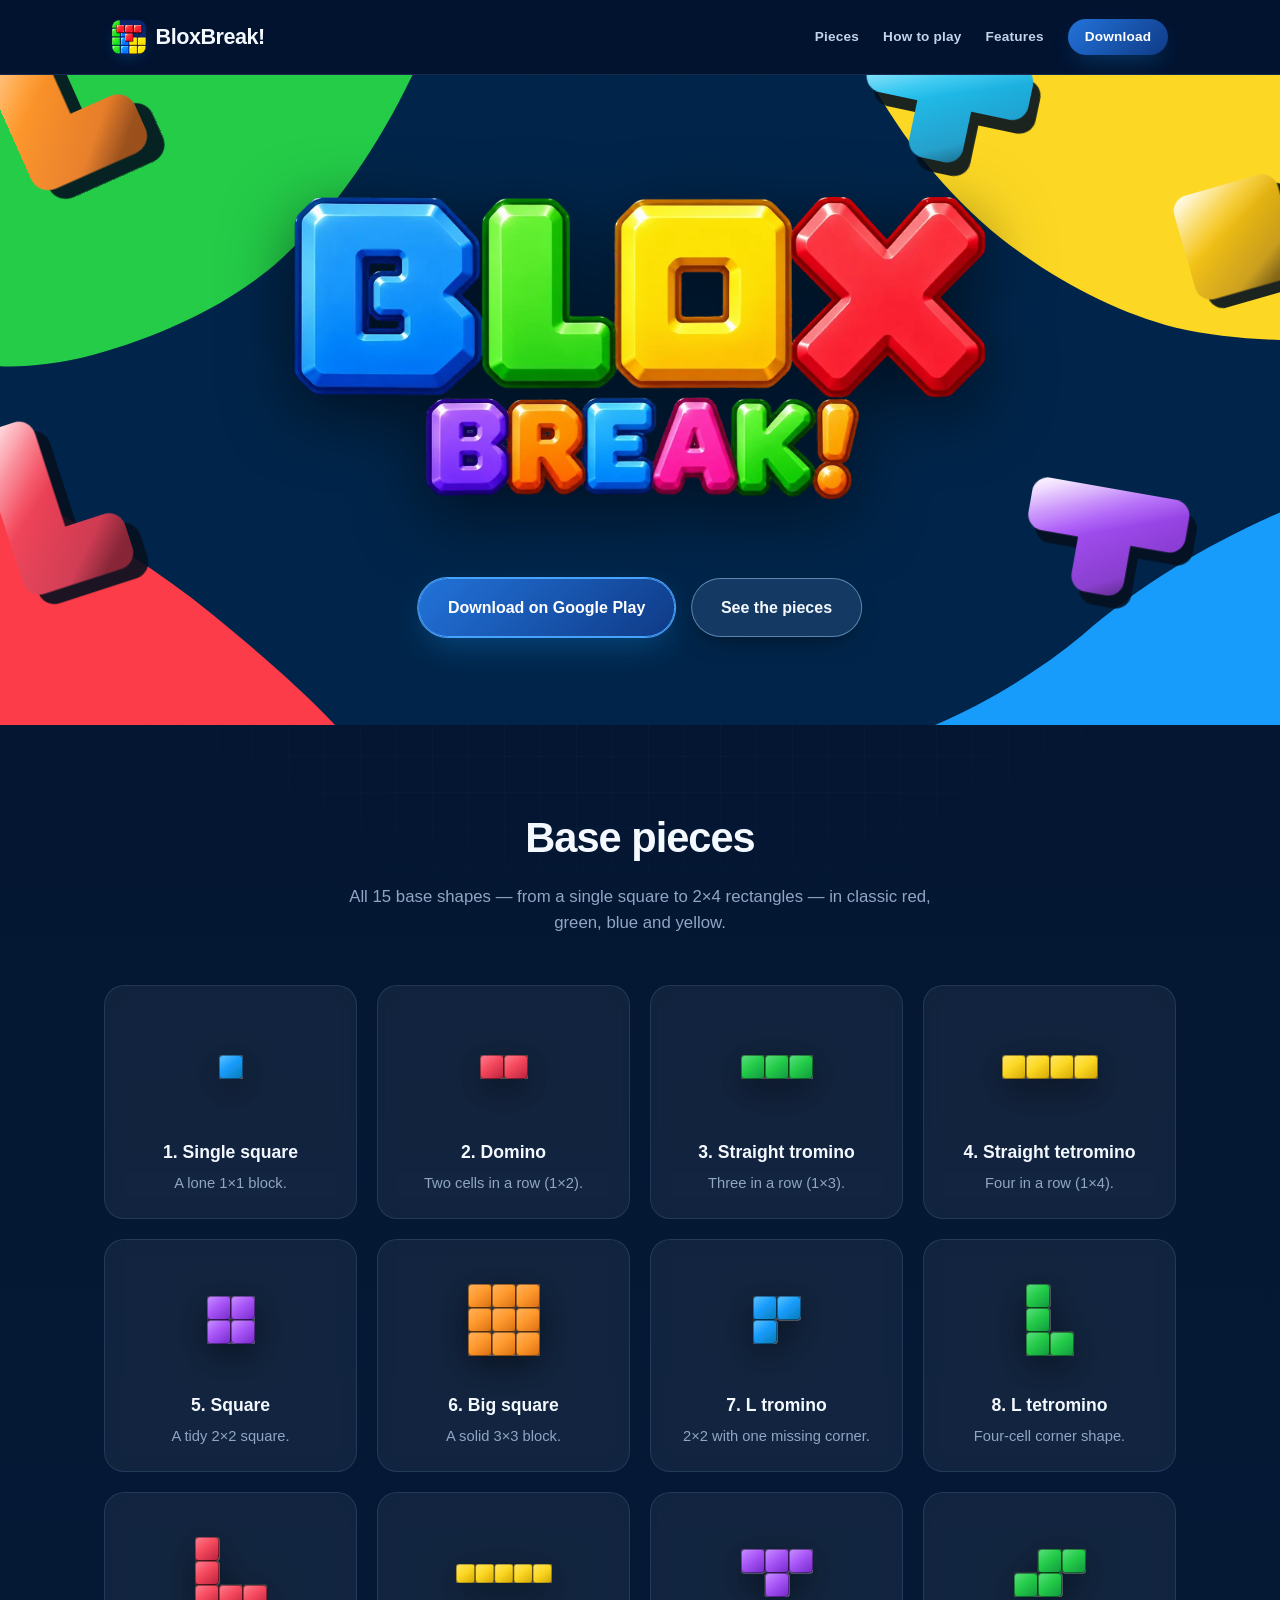
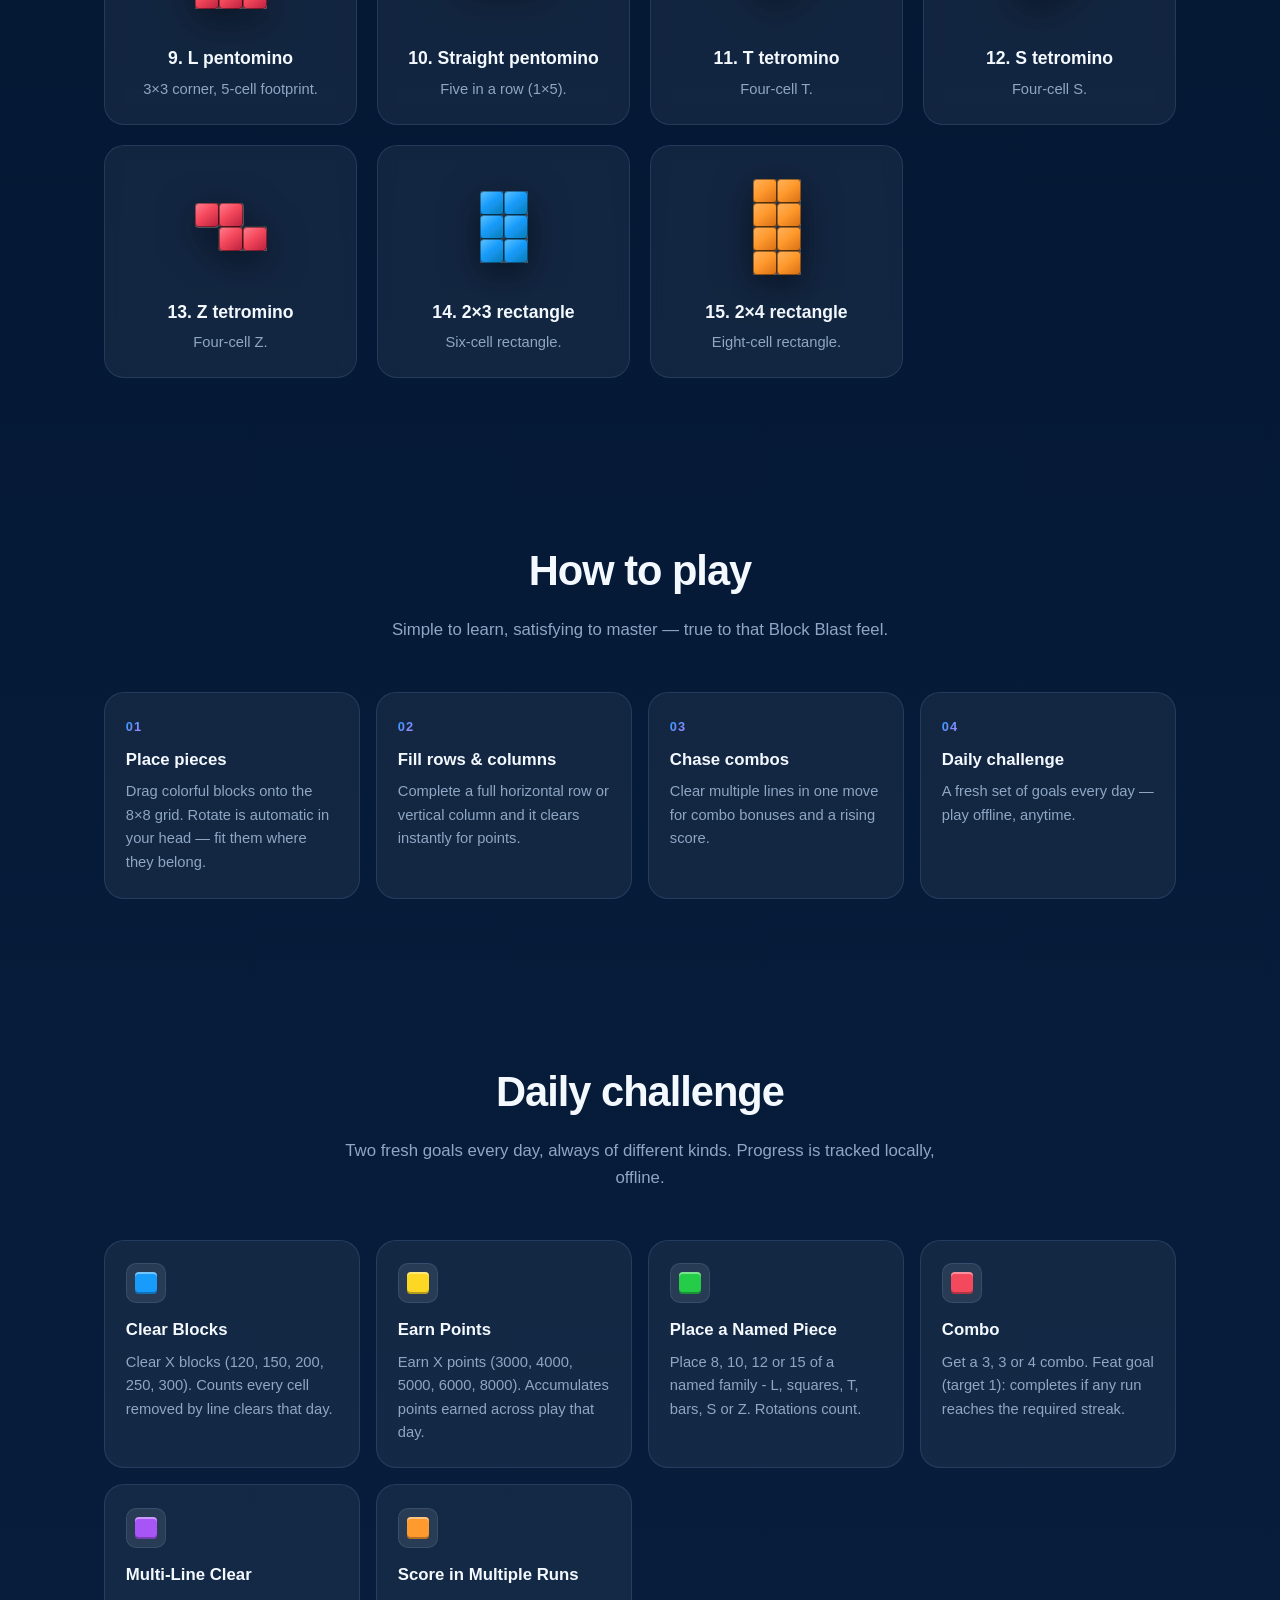
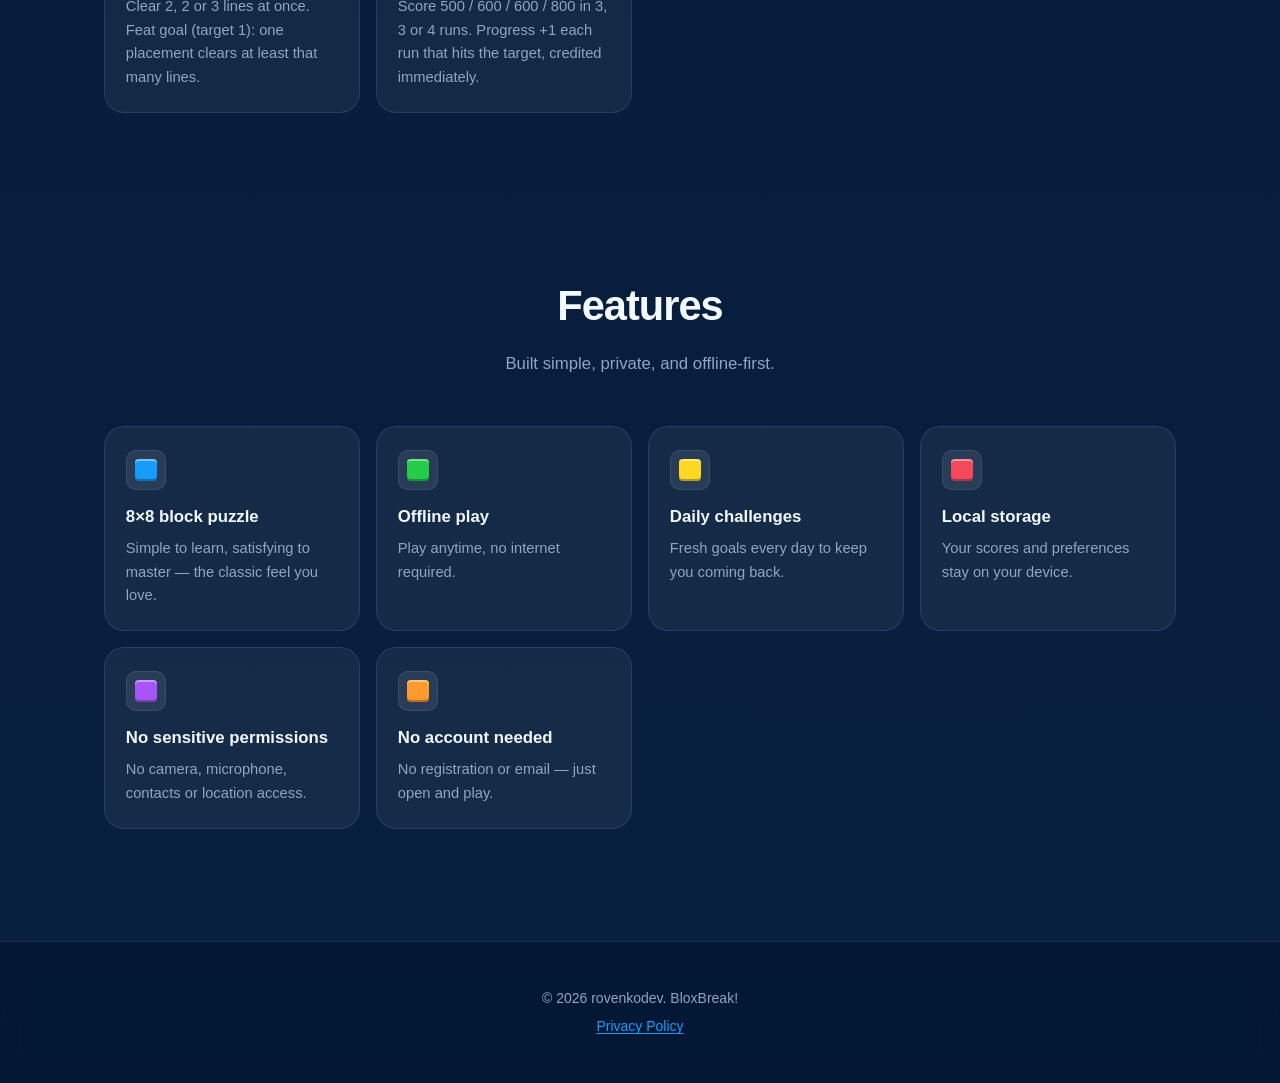
<file: index.html>
<!DOCTYPE html>
<html lang="en">
<head>
  <meta charset="UTF-8" />
  <meta name="viewport" content="width=device-width, initial-scale=1.0" />
  <meta name="description" content="BloxBreak! is an offline-playable 8x8 block puzzle game for Android. No account required — just colorful classic pieces." />
  <title>BloxBreak! — Block Puzzle Game</title>
  <link rel="icon" href="assets/img/icon-32.png" sizes="32x32" type="image/png" />
  <link rel="icon" href="assets/img/icon-32.webp" sizes="32x32" type="image/webp" />
  <link rel="apple-touch-icon" href="assets/img/icon-180.png" />
  <link rel="preload" as="image" href="assets/img/wordmark.webp"
        imagesrcset="assets/img/wordmark.webp 900w, assets/img/wordmark-2x.webp 1623w"
        imagesizes="(max-width: 700px) 68vw, 54vw"
        fetchpriority="high" />
  <link rel="stylesheet" href="assets/css/style.css?v=3" />
</head>
<body>

    <!-- Shared gradients for the piece showcase, matching the hero blocks.
         These are tighter than the hero's block gradients: a showcase tile is
         only ~24px, so a full light-to-dark ramp would wash the colour out. -->
    <svg class="svg-defs" aria-hidden="true" focusable="false" width="0" height="0">
      <defs>
        <linearGradient id="p-red" x1="0" y1="0" x2="0.8" y2="1">
          <stop offset="0" stop-color="#ff8090"/><stop offset="0.5" stop-color="#f4485c"/><stop offset="1" stop-color="#c22642"/>
        </linearGradient>
        <linearGradient id="p-green" x1="0" y1="0" x2="0.8" y2="1">
          <stop offset="0" stop-color="#5ee084"/><stop offset="0.5" stop-color="#24cc48"/><stop offset="1" stop-color="#14a042"/>
        </linearGradient>
        <linearGradient id="p-blue" x1="0" y1="0" x2="0.8" y2="1">
          <stop offset="0" stop-color="#5fc4ff"/><stop offset="0.5" stop-color="#189cfc"/><stop offset="1" stop-color="#0a7fbe"/>
        </linearGradient>
        <linearGradient id="p-yellow" x1="0" y1="0" x2="0.8" y2="1">
          <stop offset="0" stop-color="#ffe66b"/><stop offset="0.5" stop-color="#fcd824"/><stop offset="1" stop-color="#d9ae08"/>
        </linearGradient>
        <linearGradient id="p-purple" x1="0" y1="0" x2="0.8" y2="1">
          <stop offset="0" stop-color="#c993ff"/><stop offset="0.5" stop-color="#a855f7"/><stop offset="1" stop-color="#7c2fd0"/>
        </linearGradient>
        <linearGradient id="p-orange" x1="0" y1="0" x2="0.8" y2="1">
          <stop offset="0" stop-color="#ffb35f"/><stop offset="0.5" stop-color="#ff9a2e"/><stop offset="1" stop-color="#dd7416"/>
        </linearGradient>
        <linearGradient id="p-gloss" x1="0" y1="0" x2="0.55" y2="1">
          <stop offset="0" stop-color="#ffffff" stop-opacity="0.72"/>
          <stop offset="0.3" stop-color="#ffffff" stop-opacity="0.2"/>
          <stop offset="0.55" stop-color="#ffffff" stop-opacity="0"/>
        </linearGradient>
        <!-- Inner bevel: a dark lower-right edge and a light upper-left edge.
             Gives each tile the same moulded-plastic depth as the hero blocks
             without washing the colour out (a specular filter does). -->
        <filter id="p-plastic" x="-25%" y="-25%" width="150%" height="150%">
          <feOffset in="SourceAlpha" dx="1.6" dy="1.8" result="off"/>
          <feGaussianBlur in="off" stdDeviation="1.2" result="darkBlur"/>
          <feComposite in="SourceAlpha" in2="darkBlur" operator="out" result="darkEdge"/>
          <feFlood flood-color="#000000" flood-opacity="0.5" result="darkColor"/>
          <feComposite in="darkColor" in2="darkEdge" operator="in" result="dark"/>
          <feComposite in="SourceGraphic" in2="dark" operator="over" result="shaded"/>
          <feOffset in="SourceAlpha" dx="-1.4" dy="-1.4" result="off2"/>
          <feGaussianBlur in="off2" stdDeviation="1" result="lightBlur"/>
          <feComposite in="SourceAlpha" in2="lightBlur" operator="out" result="lightEdge"/>
          <feFlood flood-color="#ffffff" flood-opacity="0.55" result="lightColor"/>
          <feComposite in="lightColor" in2="lightEdge" operator="in" result="light"/>
          <feComposite in="shaded" in2="light" operator="over"/>
        </filter>
      </defs>
    </svg>

  <header class="site-header">
    <div class="container header-inner">
      <a href="/" class="logo">
        <img class="logo-mark" src="BloxBreak!AppIcon.png" alt="" aria-hidden="true" />
        BloxBreak!
      </a>
      <button class="nav-toggle" id="nav-toggle" aria-label="Toggle menu" aria-expanded="false" type="button">&#9776;</button>
      <nav class="nav" id="site-nav">
        <a href="#pieces">Pieces</a>
        <a href="#how">How to play</a>
        <a href="#features">Features</a>
        <a href="#" class="btn-download">Download</a>
      </nav>
    </div>
  </header>

  <section class="hero">
    <div class="hero-art-wrap">
      <!-- hero-art:desktop -->
<svg class="hero-svg hero-svg--desktop" viewBox="0 0 1024 520" width="1024" height="520" aria-hidden="true" focusable="false">

  <defs>
    
    <linearGradient id="d-g-orange" x1="0" y1="0" x2="0.8" y2="1">
      <stop offset="0" stop-color="#ffcf8a"/>
      <stop offset="0.38" stop-color="#ff9a2e"/>
      <stop offset="1" stop-color="#d95f0a"/>
    </linearGradient>
    <linearGradient id="d-g-cyan" x1="0" y1="0" x2="0.8" y2="1">
      <stop offset="0" stop-color="#a5efff"/>
      <stop offset="0.38" stop-color="#25c3f0"/>
      <stop offset="1" stop-color="#0582b4"/>
    </linearGradient>
    <linearGradient id="d-g-red" x1="0" y1="0" x2="0.8" y2="1">
      <stop offset="0" stop-color="#ffb0ba"/>
      <stop offset="0.38" stop-color="#f4485c"/>
      <stop offset="1" stop-color="#b81a36"/>
    </linearGradient>
    <linearGradient id="d-g-purple" x1="0" y1="0" x2="0.8" y2="1">
      <stop offset="0" stop-color="#e2b8ff"/>
      <stop offset="0.38" stop-color="#a855f7"/>
      <stop offset="1" stop-color="#6a17b4"/>
    </linearGradient>
    <linearGradient id="d-g-gold" x1="0" y1="0" x2="0.8" y2="1">
      <stop offset="0" stop-color="#ffe98f"/>
      <stop offset="0.38" stop-color="#f5c518"/>
      <stop offset="1" stop-color="#b07f00"/>
    </linearGradient>
    <linearGradient id="d-gloss-fill" x1="0" y1="0" x2="0.55" y2="1">
      <stop offset="0" stop-color="#ffffff" stop-opacity="0.78"/>
      <stop offset="0.28" stop-color="#ffffff" stop-opacity="0.24"/>
      <stop offset="0.52" stop-color="#ffffff" stop-opacity="0"/>
      <stop offset="1" stop-color="#ffffff" stop-opacity="0.12"/>
    </linearGradient>
    <linearGradient id="d-rim-fill" x1="0" y1="0" x2="0.7" y2="1">
      <stop offset="0" stop-color="#ffffff" stop-opacity="0.45"/>
      <stop offset="0.16" stop-color="#ffffff" stop-opacity="0"/>
      <stop offset="0.84" stop-color="#000000" stop-opacity="0"/>
      <stop offset="1" stop-color="#000000" stop-opacity="0.3"/>
    </linearGradient>
  </defs>

  <path d="M0 0 H330 C302 58 268 108 224 148 C186 182 132 208 74 224 C48 231 20 234 0 233 Z" fill="#24cc48"/>
  <path d="M1024 0 H694 C722 52 758 96 800 130 C846 166 894 190 940 202 C966 208 994 211 1024 212 Z" fill="#fcd824"/>
  <path d="M0 330 C56 352 116 388 168 430 C200 456 240 490 268 520 L0 520 Z" fill="#fc3c48"/>
  <path d="M1024 350 C968 374 912 408 866 448 C830 478 786 504 748 520 L1024 520 Z" fill="#189cfc"/>

    <g class="hero-block" data-depth="1">
      <g transform="translate(-30 -40) rotate(-24) scale(1)">
        <path class="b-side" d="M0 15 A15 15 0 0 1 15 0L35 0 A15 15 0 0 1 50 15L50 50L50 100L85 100 A15 15 0 0 1 100 115L100 135 A15 15 0 0 1 85 150L50 150L15 150 A15 15 0 0 1 0 135L0 100L0 50 Z" transform="translate(10 12)"/>
        <path class="b-face" d="M0 15 A15 15 0 0 1 15 0L35 0 A15 15 0 0 1 50 15L50 50L50 100L85 100 A15 15 0 0 1 100 115L100 135 A15 15 0 0 1 85 150L50 150L15 150 A15 15 0 0 1 0 135L0 100L0 50 Z" fill="url(#d-g-orange)"/>
        <path class="b-gloss" d="M0 15 A15 15 0 0 1 15 0L35 0 A15 15 0 0 1 50 15L50 50L50 100L85 100 A15 15 0 0 1 100 115L100 135 A15 15 0 0 1 85 150L50 150L15 150 A15 15 0 0 1 0 135L0 100L0 50 Z"/>
        <path class="b-rim" d="M0 15 A15 15 0 0 1 15 0L35 0 A15 15 0 0 1 50 15L50 50L50 100L85 100 A15 15 0 0 1 100 115L100 135 A15 15 0 0 1 85 150L50 150L15 150 A15 15 0 0 1 0 135L0 100L0 50 Z"/>
      </g>
    </g>
    <g class="hero-block" data-depth="0.8">
      <g transform="translate(700 -32) rotate(12) scale(0.88)">
        <path class="b-side" d="M0 15 A15 15 0 0 1 15 0L50 0L100 0L135 0 A15 15 0 0 1 150 15L150 35 A15 15 0 0 1 135 50L100 50L100 85 A15 15 0 0 1 85 100L65 100 A15 15 0 0 1 50 85L50 50L15 50 A15 15 0 0 1 0 35 Z" transform="translate(9 10.799999999999999)"/>
        <path class="b-face" d="M0 15 A15 15 0 0 1 15 0L50 0L100 0L135 0 A15 15 0 0 1 150 15L150 35 A15 15 0 0 1 135 50L100 50L100 85 A15 15 0 0 1 85 100L65 100 A15 15 0 0 1 50 85L50 50L15 50 A15 15 0 0 1 0 35 Z" fill="url(#d-g-cyan)"/>
        <path class="b-gloss" d="M0 15 A15 15 0 0 1 15 0L50 0L100 0L135 0 A15 15 0 0 1 150 15L150 35 A15 15 0 0 1 135 50L100 50L100 85 A15 15 0 0 1 85 100L65 100 A15 15 0 0 1 50 85L50 50L15 50 A15 15 0 0 1 0 35 Z"/>
        <path class="b-rim" d="M0 15 A15 15 0 0 1 15 0L50 0L100 0L135 0 A15 15 0 0 1 150 15L150 35 A15 15 0 0 1 135 50L100 50L100 85 A15 15 0 0 1 85 100L65 100 A15 15 0 0 1 50 85L50 50L15 50 A15 15 0 0 1 0 35 Z"/>
      </g>
    </g>
    <g class="hero-block" data-depth="0.62">
      <g transform="translate(936 100) rotate(-16) scale(0.86)">
        <path class="b-side" d="M0 15 A15 15 0 0 1 15 0L50 0L85 0 A15 15 0 0 1 100 15L100 50L100 85 A15 15 0 0 1 85 100L50 100L15 100 A15 15 0 0 1 0 85L0 50 Z" transform="translate(9 10.799999999999999)"/>
        <path class="b-face" d="M0 15 A15 15 0 0 1 15 0L50 0L85 0 A15 15 0 0 1 100 15L100 50L100 85 A15 15 0 0 1 85 100L50 100L15 100 A15 15 0 0 1 0 85L0 50 Z" fill="url(#d-g-gold)"/>
        <path class="b-gloss" d="M0 15 A15 15 0 0 1 15 0L50 0L85 0 A15 15 0 0 1 100 15L100 50L100 85 A15 15 0 0 1 85 100L50 100L15 100 A15 15 0 0 1 0 85L0 50 Z"/>
        <path class="b-rim" d="M0 15 A15 15 0 0 1 15 0L50 0L85 0 A15 15 0 0 1 100 15L100 50L100 85 A15 15 0 0 1 85 100L50 100L15 100 A15 15 0 0 1 0 85L0 50 Z"/>
      </g>
    </g>
    <g class="hero-block" data-depth="0.92">
      <g transform="translate(-20 288) rotate(-18) scale(0.92)">
        <path class="b-side" d="M0 15 A15 15 0 0 1 15 0L35 0 A15 15 0 0 1 50 15L50 50L50 100L85 100 A15 15 0 0 1 100 115L100 135 A15 15 0 0 1 85 150L50 150L15 150 A15 15 0 0 1 0 135L0 100L0 50 Z" transform="translate(10 12)"/>
        <path class="b-face" d="M0 15 A15 15 0 0 1 15 0L35 0 A15 15 0 0 1 50 15L50 50L50 100L85 100 A15 15 0 0 1 100 115L100 135 A15 15 0 0 1 85 150L50 150L15 150 A15 15 0 0 1 0 135L0 100L0 50 Z" fill="url(#d-g-red)"/>
        <path class="b-gloss" d="M0 15 A15 15 0 0 1 15 0L35 0 A15 15 0 0 1 50 15L50 50L50 100L85 100 A15 15 0 0 1 100 115L100 135 A15 15 0 0 1 85 150L50 150L15 150 A15 15 0 0 1 0 135L0 100L0 50 Z"/>
        <path class="b-rim" d="M0 15 A15 15 0 0 1 15 0L35 0 A15 15 0 0 1 50 15L50 50L50 100L85 100 A15 15 0 0 1 100 115L100 135 A15 15 0 0 1 85 150L50 150L15 150 A15 15 0 0 1 0 135L0 100L0 50 Z"/>
      </g>
    </g>
    <g class="hero-block" data-depth="0.7">
      <g transform="translate(828 320) rotate(10) scale(0.85)">
        <path class="b-side" d="M0 15 A15 15 0 0 1 15 0L50 0L100 0L135 0 A15 15 0 0 1 150 15L150 35 A15 15 0 0 1 135 50L100 50L100 85 A15 15 0 0 1 85 100L65 100 A15 15 0 0 1 50 85L50 50L15 50 A15 15 0 0 1 0 35 Z" transform="translate(9 10.799999999999999)"/>
        <path class="b-face" d="M0 15 A15 15 0 0 1 15 0L50 0L100 0L135 0 A15 15 0 0 1 150 15L150 35 A15 15 0 0 1 135 50L100 50L100 85 A15 15 0 0 1 85 100L65 100 A15 15 0 0 1 50 85L50 50L15 50 A15 15 0 0 1 0 35 Z" fill="url(#d-g-purple)"/>
        <path class="b-gloss" d="M0 15 A15 15 0 0 1 15 0L50 0L100 0L135 0 A15 15 0 0 1 150 15L150 35 A15 15 0 0 1 135 50L100 50L100 85 A15 15 0 0 1 85 100L65 100 A15 15 0 0 1 50 85L50 50L15 50 A15 15 0 0 1 0 35 Z"/>
        <path class="b-rim" d="M0 15 A15 15 0 0 1 15 0L50 0L100 0L135 0 A15 15 0 0 1 150 15L150 35 A15 15 0 0 1 135 50L100 50L100 85 A15 15 0 0 1 85 100L65 100 A15 15 0 0 1 50 85L50 50L15 50 A15 15 0 0 1 0 35 Z"/>
      </g>
    </g>
</svg>
    <!-- /hero-art:desktop -->
      <!-- hero-art:mobile -->
<svg class="hero-svg hero-svg--mobile" viewBox="0 0 760 1000" width="760" height="1000" aria-hidden="true" focusable="false">

  <defs>
    
    <linearGradient id="m-g-orange" x1="0" y1="0" x2="0.8" y2="1">
      <stop offset="0" stop-color="#ffcf8a"/>
      <stop offset="0.38" stop-color="#ff9a2e"/>
      <stop offset="1" stop-color="#d95f0a"/>
    </linearGradient>
    <linearGradient id="m-g-cyan" x1="0" y1="0" x2="0.8" y2="1">
      <stop offset="0" stop-color="#a5efff"/>
      <stop offset="0.38" stop-color="#25c3f0"/>
      <stop offset="1" stop-color="#0582b4"/>
    </linearGradient>
    <linearGradient id="m-g-red" x1="0" y1="0" x2="0.8" y2="1">
      <stop offset="0" stop-color="#ffb0ba"/>
      <stop offset="0.38" stop-color="#f4485c"/>
      <stop offset="1" stop-color="#b81a36"/>
    </linearGradient>
    <linearGradient id="m-g-purple" x1="0" y1="0" x2="0.8" y2="1">
      <stop offset="0" stop-color="#e2b8ff"/>
      <stop offset="0.38" stop-color="#a855f7"/>
      <stop offset="1" stop-color="#6a17b4"/>
    </linearGradient>
    <linearGradient id="m-g-gold" x1="0" y1="0" x2="0.8" y2="1">
      <stop offset="0" stop-color="#ffe98f"/>
      <stop offset="0.38" stop-color="#f5c518"/>
      <stop offset="1" stop-color="#b07f00"/>
    </linearGradient>
    <linearGradient id="m-gloss-fill" x1="0" y1="0" x2="0.55" y2="1">
      <stop offset="0" stop-color="#ffffff" stop-opacity="0.78"/>
      <stop offset="0.28" stop-color="#ffffff" stop-opacity="0.24"/>
      <stop offset="0.52" stop-color="#ffffff" stop-opacity="0"/>
      <stop offset="1" stop-color="#ffffff" stop-opacity="0.12"/>
    </linearGradient>
    <linearGradient id="m-rim-fill" x1="0" y1="0" x2="0.7" y2="1">
      <stop offset="0" stop-color="#ffffff" stop-opacity="0.45"/>
      <stop offset="0.16" stop-color="#ffffff" stop-opacity="0"/>
      <stop offset="0.84" stop-color="#000000" stop-opacity="0"/>
      <stop offset="1" stop-color="#000000" stop-opacity="0.3"/>
    </linearGradient>
  </defs>

  <path d="M0 0 H212 C184 40 150 84 114 122 C82 156 42 176 0 190 Z" fill="#24cc48"/>
  <path d="M760 0 H548 C576 40 610 84 646 122 C678 156 718 176 760 190 Z" fill="#fcd824"/>
  <path d="M0 1000 V758 C50 788 100 828 142 878 C176 918 196 958 206 1000 L0 1000 Z" fill="#fc3c48"/>
  <path d="M760 1000 V758 C710 788 660 828 618 878 C584 918 564 958 554 1000 L760 1000 Z" fill="#189cfc"/>

    <g class="hero-block" data-depth="1">
      <g transform="translate(-34 -34) rotate(-22) scale(0.8)">
        <path class="b-side" d="M0 15 A15 15 0 0 1 15 0L35 0 A15 15 0 0 1 50 15L50 50L50 100L85 100 A15 15 0 0 1 100 115L100 135 A15 15 0 0 1 85 150L50 150L15 150 A15 15 0 0 1 0 135L0 100L0 50 Z" transform="translate(8 9.6)"/>
        <path class="b-face" d="M0 15 A15 15 0 0 1 15 0L35 0 A15 15 0 0 1 50 15L50 50L50 100L85 100 A15 15 0 0 1 100 115L100 135 A15 15 0 0 1 85 150L50 150L15 150 A15 15 0 0 1 0 135L0 100L0 50 Z" fill="url(#m-g-orange)"/>
        <path class="b-gloss" d="M0 15 A15 15 0 0 1 15 0L35 0 A15 15 0 0 1 50 15L50 50L50 100L85 100 A15 15 0 0 1 100 115L100 135 A15 15 0 0 1 85 150L50 150L15 150 A15 15 0 0 1 0 135L0 100L0 50 Z"/>
        <path class="b-rim" d="M0 15 A15 15 0 0 1 15 0L35 0 A15 15 0 0 1 50 15L50 50L50 100L85 100 A15 15 0 0 1 100 115L100 135 A15 15 0 0 1 85 150L50 150L15 150 A15 15 0 0 1 0 135L0 100L0 50 Z"/>
      </g>
    </g>
    <g class="hero-block" data-depth="0.8">
      <g transform="translate(600 -28) rotate(12) scale(0.72)">
        <path class="b-side" d="M0 15 A15 15 0 0 1 15 0L50 0L100 0L135 0 A15 15 0 0 1 150 15L150 35 A15 15 0 0 1 135 50L100 50L100 85 A15 15 0 0 1 85 100L65 100 A15 15 0 0 1 50 85L50 50L15 50 A15 15 0 0 1 0 35 Z" transform="translate(7 8.4)"/>
        <path class="b-face" d="M0 15 A15 15 0 0 1 15 0L50 0L100 0L135 0 A15 15 0 0 1 150 15L150 35 A15 15 0 0 1 135 50L100 50L100 85 A15 15 0 0 1 85 100L65 100 A15 15 0 0 1 50 85L50 50L15 50 A15 15 0 0 1 0 35 Z" fill="url(#m-g-cyan)"/>
        <path class="b-gloss" d="M0 15 A15 15 0 0 1 15 0L50 0L100 0L135 0 A15 15 0 0 1 150 15L150 35 A15 15 0 0 1 135 50L100 50L100 85 A15 15 0 0 1 85 100L65 100 A15 15 0 0 1 50 85L50 50L15 50 A15 15 0 0 1 0 35 Z"/>
        <path class="b-rim" d="M0 15 A15 15 0 0 1 15 0L50 0L100 0L135 0 A15 15 0 0 1 150 15L150 35 A15 15 0 0 1 135 50L100 50L100 85 A15 15 0 0 1 85 100L65 100 A15 15 0 0 1 50 85L50 50L15 50 A15 15 0 0 1 0 35 Z"/>
      </g>
    </g>
    <g class="hero-block" data-depth="0.62">
      <g transform="translate(672 150) rotate(-16) scale(0.66)">
        <path class="b-side" d="M0 15 A15 15 0 0 1 15 0L50 0L85 0 A15 15 0 0 1 100 15L100 50L100 85 A15 15 0 0 1 85 100L50 100L15 100 A15 15 0 0 1 0 85L0 50 Z" transform="translate(7 8.4)"/>
        <path class="b-face" d="M0 15 A15 15 0 0 1 15 0L50 0L85 0 A15 15 0 0 1 100 15L100 50L100 85 A15 15 0 0 1 85 100L50 100L15 100 A15 15 0 0 1 0 85L0 50 Z" fill="url(#m-g-gold)"/>
        <path class="b-gloss" d="M0 15 A15 15 0 0 1 15 0L50 0L85 0 A15 15 0 0 1 100 15L100 50L100 85 A15 15 0 0 1 85 100L50 100L15 100 A15 15 0 0 1 0 85L0 50 Z"/>
        <path class="b-rim" d="M0 15 A15 15 0 0 1 15 0L50 0L85 0 A15 15 0 0 1 100 15L100 50L100 85 A15 15 0 0 1 85 100L50 100L15 100 A15 15 0 0 1 0 85L0 50 Z"/>
      </g>
    </g>
    <g class="hero-block" data-depth="0.92">
      <g transform="translate(-28 786) rotate(-18) scale(0.74)">
        <path class="b-side" d="M0 15 A15 15 0 0 1 15 0L35 0 A15 15 0 0 1 50 15L50 50L50 100L85 100 A15 15 0 0 1 100 115L100 135 A15 15 0 0 1 85 150L50 150L15 150 A15 15 0 0 1 0 135L0 100L0 50 Z" transform="translate(8 9.6)"/>
        <path class="b-face" d="M0 15 A15 15 0 0 1 15 0L35 0 A15 15 0 0 1 50 15L50 50L50 100L85 100 A15 15 0 0 1 100 115L100 135 A15 15 0 0 1 85 150L50 150L15 150 A15 15 0 0 1 0 135L0 100L0 50 Z" fill="url(#m-g-red)"/>
        <path class="b-gloss" d="M0 15 A15 15 0 0 1 15 0L35 0 A15 15 0 0 1 50 15L50 50L50 100L85 100 A15 15 0 0 1 100 115L100 135 A15 15 0 0 1 85 150L50 150L15 150 A15 15 0 0 1 0 135L0 100L0 50 Z"/>
        <path class="b-rim" d="M0 15 A15 15 0 0 1 15 0L35 0 A15 15 0 0 1 50 15L50 50L50 100L85 100 A15 15 0 0 1 100 115L100 135 A15 15 0 0 1 85 150L50 150L15 150 A15 15 0 0 1 0 135L0 100L0 50 Z"/>
      </g>
    </g>
    <g class="hero-block" data-depth="0.7">
      <g transform="translate(604 826) rotate(10) scale(0.7)">
        <path class="b-side" d="M0 15 A15 15 0 0 1 15 0L50 0L100 0L135 0 A15 15 0 0 1 150 15L150 35 A15 15 0 0 1 135 50L100 50L100 85 A15 15 0 0 1 85 100L65 100 A15 15 0 0 1 50 85L50 50L15 50 A15 15 0 0 1 0 35 Z" transform="translate(7 8.4)"/>
        <path class="b-face" d="M0 15 A15 15 0 0 1 15 0L50 0L100 0L135 0 A15 15 0 0 1 150 15L150 35 A15 15 0 0 1 135 50L100 50L100 85 A15 15 0 0 1 85 100L65 100 A15 15 0 0 1 50 85L50 50L15 50 A15 15 0 0 1 0 35 Z" fill="url(#m-g-purple)"/>
        <path class="b-gloss" d="M0 15 A15 15 0 0 1 15 0L50 0L100 0L135 0 A15 15 0 0 1 150 15L150 35 A15 15 0 0 1 135 50L100 50L100 85 A15 15 0 0 1 85 100L65 100 A15 15 0 0 1 50 85L50 50L15 50 A15 15 0 0 1 0 35 Z"/>
        <path class="b-rim" d="M0 15 A15 15 0 0 1 15 0L50 0L100 0L135 0 A15 15 0 0 1 150 15L150 35 A15 15 0 0 1 135 50L100 50L100 85 A15 15 0 0 1 85 100L65 100 A15 15 0 0 1 50 85L50 50L15 50 A15 15 0 0 1 0 35 Z"/>
      </g>
    </g>
</svg>

    <!-- /hero-art:mobile -->

      <h1 class="hero-heading">
        <span class="sr-only">BloxBreak! — colorful block puzzle game for Android</span>
        <img class="hero-wordmark"
             src="assets/img/wordmark.webp"
             srcset="assets/img/wordmark.webp 900w, assets/img/wordmark-2x.webp 1623w"
             sizes="(max-width: 700px) 68vw, 54vw"
             alt=""
             width="1623" height="709"
             fetchpriority="high" decoding="async" />
      </h1>

      <div class="cta-group hero-cta">
        <a href="#" class="btn btn-primary">Download on Google Play</a>
        <a href="#pieces" class="btn btn-secondary">See the pieces</a>
      </div>
    </div>
  </section>

  <main>
    <!-- Pieces showcase -->
    <section class="section" id="pieces">
      <div class="container">
        <div class="section-head">
          <h2>Base pieces</h2>
          <p>All 15 base shapes — from a single square to 2×4 rectangles — in classic red, green, blue and yellow.</p>
        </div>
          <div class="piece-grid">
          <article class="piece-card">
            <div class="piece-art"><svg class="piece piece-blue" viewBox="0 0 24 24" xmlns="http://www.w3.org/2000/svg" width="24" height="24"><rect x="0" y="0" width="24" height="24" rx="4"/></svg></div>
            <h3>1. Single square</h3>
            <p>A lone 1×1 block.</p>
          </article>
          <article class="piece-card">
            <div class="piece-art"><svg class="piece piece-red" viewBox="0 0 48 24" xmlns="http://www.w3.org/2000/svg" width="48" height="24"><rect x="0" y="0" width="24" height="24" rx="4"/><rect x="24" y="0" width="24" height="24" rx="4"/></svg></div>
            <h3>2. Domino</h3>
            <p>Two cells in a row (1×2).</p>
          </article>
          <article class="piece-card">
            <div class="piece-art"><svg class="piece piece-green" viewBox="0 0 72 24" xmlns="http://www.w3.org/2000/svg" width="72" height="24"><rect x="0" y="0" width="24" height="24" rx="4"/><rect x="24" y="0" width="24" height="24" rx="4"/><rect x="48" y="0" width="24" height="24" rx="4"/></svg></div>
            <h3>3. Straight tromino</h3>
            <p>Three in a row (1×3).</p>
          </article>
          <article class="piece-card">
            <div class="piece-art"><svg class="piece piece-yellow" viewBox="0 0 96 24" xmlns="http://www.w3.org/2000/svg" width="96" height="24"><rect x="0" y="0" width="24" height="24" rx="4"/><rect x="24" y="0" width="24" height="24" rx="4"/><rect x="48" y="0" width="24" height="24" rx="4"/><rect x="72" y="0" width="24" height="24" rx="4"/></svg></div>
            <h3>4. Straight tetromino</h3>
            <p>Four in a row (1×4).</p>
          </article>
          <article class="piece-card">
            <div class="piece-art"><svg class="piece piece-purple" viewBox="0 0 48 48" xmlns="http://www.w3.org/2000/svg" width="48" height="48"><rect x="0" y="0" width="24" height="24" rx="4"/><rect x="24" y="0" width="24" height="24" rx="4"/><rect x="0" y="24" width="24" height="24" rx="4"/><rect x="24" y="24" width="24" height="24" rx="4"/></svg></div>
            <h3>5. Square</h3>
            <p>A tidy 2×2 square.</p>
          </article>
          <article class="piece-card">
            <div class="piece-art"><svg class="piece piece-orange" viewBox="0 0 72 72" xmlns="http://www.w3.org/2000/svg" width="72" height="72"><rect x="0" y="0" width="24" height="24" rx="4"/><rect x="24" y="0" width="24" height="24" rx="4"/><rect x="48" y="0" width="24" height="24" rx="4"/><rect x="0" y="24" width="24" height="24" rx="4"/><rect x="24" y="24" width="24" height="24" rx="4"/><rect x="48" y="24" width="24" height="24" rx="4"/><rect x="0" y="48" width="24" height="24" rx="4"/><rect x="24" y="48" width="24" height="24" rx="4"/><rect x="48" y="48" width="24" height="24" rx="4"/></svg></div>
            <h3>6. Big square</h3>
            <p>A solid 3×3 block.</p>
          </article>
          <article class="piece-card">
            <div class="piece-art"><svg class="piece piece-blue" viewBox="0 0 48 48" xmlns="http://www.w3.org/2000/svg" width="48" height="48"><rect x="0" y="0" width="24" height="24" rx="4"/><rect x="24" y="0" width="24" height="24" rx="4"/><rect x="0" y="24" width="24" height="24" rx="4"/></svg></div>
            <h3>7. L tromino</h3>
            <p>2×2 with one missing corner.</p>
          </article>
          <article class="piece-card">
            <div class="piece-art"><svg class="piece piece-green" viewBox="0 0 48 72" xmlns="http://www.w3.org/2000/svg" width="48" height="72"><rect x="0" y="0" width="24" height="24" rx="4"/><rect x="0" y="24" width="24" height="24" rx="4"/><rect x="0" y="48" width="24" height="24" rx="4"/><rect x="24" y="48" width="24" height="24" rx="4"/></svg></div>
            <h3>8. L tetromino</h3>
            <p>Four-cell corner shape.</p>
          </article>
          <article class="piece-card">
            <div class="piece-art"><svg class="piece piece-red" viewBox="0 0 72 72" xmlns="http://www.w3.org/2000/svg" width="72" height="72"><rect x="0" y="0" width="24" height="24" rx="4"/><rect x="0" y="24" width="24" height="24" rx="4"/><rect x="0" y="48" width="24" height="24" rx="4"/><rect x="24" y="48" width="24" height="24" rx="4"/><rect x="48" y="48" width="24" height="24" rx="4"/></svg></div>
            <h3>9. L pentomino</h3>
            <p>3×3 corner, 5-cell footprint.</p>
          </article>
          <article class="piece-card">
            <div class="piece-art"><svg class="piece piece-yellow" viewBox="0 0 120 24" xmlns="http://www.w3.org/2000/svg" width="120" height="24"><rect x="0" y="0" width="24" height="24" rx="4"/><rect x="24" y="0" width="24" height="24" rx="4"/><rect x="48" y="0" width="24" height="24" rx="4"/><rect x="72" y="0" width="24" height="24" rx="4"/><rect x="96" y="0" width="24" height="24" rx="4"/></svg></div>
            <h3>10. Straight pentomino</h3>
            <p>Five in a row (1×5).</p>
          </article>
          <article class="piece-card">
            <div class="piece-art"><svg class="piece piece-purple" viewBox="0 0 72 48" xmlns="http://www.w3.org/2000/svg" width="72" height="48"><rect x="0" y="0" width="24" height="24" rx="4"/><rect x="24" y="0" width="24" height="24" rx="4"/><rect x="48" y="0" width="24" height="24" rx="4"/><rect x="24" y="24" width="24" height="24" rx="4"/></svg></div>
            <h3>11. T tetromino</h3>
            <p>Four-cell T.</p>
          </article>
          <article class="piece-card">
            <div class="piece-art"><svg class="piece piece-green" viewBox="0 0 72 48" xmlns="http://www.w3.org/2000/svg" width="72" height="48"><rect x="24" y="0" width="24" height="24" rx="4"/><rect x="48" y="0" width="24" height="24" rx="4"/><rect x="0" y="24" width="24" height="24" rx="4"/><rect x="24" y="24" width="24" height="24" rx="4"/></svg></div>
            <h3>12. S tetromino</h3>
            <p>Four-cell S.</p>
          </article>
          <article class="piece-card">
            <div class="piece-art"><svg class="piece piece-red" viewBox="0 0 72 48" xmlns="http://www.w3.org/2000/svg" width="72" height="48"><rect x="0" y="0" width="24" height="24" rx="4"/><rect x="24" y="0" width="24" height="24" rx="4"/><rect x="24" y="24" width="24" height="24" rx="4"/><rect x="48" y="24" width="24" height="24" rx="4"/></svg></div>
            <h3>13. Z tetromino</h3>
            <p>Four-cell Z.</p>
          </article>
          <article class="piece-card">
            <div class="piece-art"><svg class="piece piece-blue" viewBox="0 0 48 72" xmlns="http://www.w3.org/2000/svg" width="48" height="72"><rect x="0" y="0" width="24" height="24" rx="4"/><rect x="24" y="0" width="24" height="24" rx="4"/><rect x="0" y="24" width="24" height="24" rx="4"/><rect x="24" y="24" width="24" height="24" rx="4"/><rect x="0" y="48" width="24" height="24" rx="4"/><rect x="24" y="48" width="24" height="24" rx="4"/></svg></div>
            <h3>14. 2×3 rectangle</h3>
            <p>Six-cell rectangle.</p>
          </article>
          <article class="piece-card">
            <div class="piece-art"><svg class="piece piece-orange" viewBox="0 0 48 96" xmlns="http://www.w3.org/2000/svg" width="48" height="96"><rect x="0" y="0" width="24" height="24" rx="4"/><rect x="24" y="0" width="24" height="24" rx="4"/><rect x="0" y="24" width="24" height="24" rx="4"/><rect x="24" y="24" width="24" height="24" rx="4"/><rect x="0" y="48" width="24" height="24" rx="4"/><rect x="24" y="48" width="24" height="24" rx="4"/><rect x="0" y="72" width="24" height="24" rx="4"/><rect x="24" y="72" width="24" height="24" rx="4"/></svg></div>
            <h3>15. 2×4 rectangle</h3>
            <p>Eight-cell rectangle.</p>
          </article>
          </div>
      </div>
    </section>

    <!-- How to play -->
    <section class="section" id="how">
      <div class="container">
        <div class="section-head">
          <h2>How to play</h2>
          <p>Simple to learn, satisfying to master — true to that Block Blast feel.</p>
        </div>
        <div class="steps">
          <div class="step-card">
            <div class="step-num">01</div>
            <h3>Place pieces</h3>
            <p>Drag colorful blocks onto the 8×8 grid. Rotate is automatic in your head — fit them where they belong.</p>
          </div>
          <div class="step-card">
            <div class="step-num">02</div>
            <h3>Fill rows &amp; columns</h3>
            <p>Complete a full horizontal row or vertical column and it clears instantly for points.</p>
          </div>
          <div class="step-card">
            <div class="step-num">03</div>
            <h3>Chase combos</h3>
            <p>Clear multiple lines in one move for combo bonuses and a rising score.</p>
          </div>
          <div class="step-card">
            <div class="step-num">04</div>
            <h3>Daily challenge</h3>
            <p>A fresh set of goals every day — play offline, anytime.</p>
          </div>
        </div>
      </div>
    </section>

    <!-- Daily Challenge -->
    <section class="section" id="daily">
      <div class="container">
        <div class="section-head">
          <h2>Daily challenge</h2>
          <p>Two fresh goals every day, always of different kinds. Progress is tracked locally, offline.</p>
        </div>
        <div class="feature-grid">
          <div class="feature-card">
            <div class="feature-icon icon-blue"><span class="mini-piece"></span></div>
            <h3>Clear Blocks</h3>
            <p>Clear X blocks (120, 150, 200, 250, 300). Counts every cell removed by line clears that day.</p>
          </div>
          <div class="feature-card">
            <div class="feature-icon icon-yellow"><span class="mini-piece"></span></div>
            <h3>Earn Points</h3>
            <p>Earn X points (3000, 4000, 5000, 6000, 8000). Accumulates points earned across play that day.</p>
          </div>
          <div class="feature-card">
            <div class="feature-icon icon-green"><span class="mini-piece"></span></div>
            <h3>Place a Named Piece</h3>
            <p>Place 8, 10, 12 or 15 of a named family - L, squares, T, bars, S or Z. Rotations count.</p>
          </div>
          <div class="feature-card">
            <div class="feature-icon icon-red"><span class="mini-piece"></span></div>
            <h3>Combo</h3>
            <p>Get a 3, 3 or 4 combo. Feat goal (target 1): completes if any run reaches the required streak.</p>
          </div>
          <div class="feature-card">
            <div class="feature-icon icon-purple"><span class="mini-piece"></span></div>
            <h3>Multi-Line Clear</h3>
            <p>Clear 2, 2 or 3 lines at once. Feat goal (target 1): one placement clears at least that many lines.</p>
          </div>
          <div class="feature-card">
            <div class="feature-icon icon-orange"><span class="mini-piece"></span></div>
            <h3>Score in Multiple Runs</h3>
            <p>Score 500 / 600 / 600 / 800 in 3, 3 or 4 runs. Progress +1 each run that hits the target, credited immediately.</p>
          </div>
        </div>
      </div>
    </section>

    <!-- Features -->
    <section class="section" id="features">
      <div class="container">
        <div class="section-head">
          <h2>Features</h2>
          <p>Built simple, private, and offline-first.</p>
        </div>
        <div class="feature-grid">
          <div class="feature-card">
            <div class="feature-icon icon-blue"><span class="mini-piece"></span></div>
            <h3>8×8 block puzzle</h3>
            <p>Simple to learn, satisfying to master — the classic feel you love.</p>
          </div>
          <div class="feature-card">
            <div class="feature-icon icon-green"><span class="mini-piece"></span></div>
            <h3>Offline play</h3>
            <p>Play anytime, no internet required.</p>
          </div>
          <div class="feature-card">
            <div class="feature-icon icon-yellow"><span class="mini-piece"></span></div>
            <h3>Daily challenges</h3>
            <p>Fresh goals every day to keep you coming back.</p>
          </div>
          <div class="feature-card">
            <div class="feature-icon icon-red"><span class="mini-piece"></span></div>
            <h3>Local storage</h3>
            <p>Your scores and preferences stay on your device.</p>
          </div>
          <div class="feature-card">
            <div class="feature-icon icon-purple"><span class="mini-piece"></span></div>
            <h3>No sensitive permissions</h3>
            <p>No camera, microphone, contacts or location access.</p>
          </div>
          <div class="feature-card">
            <div class="feature-icon icon-orange"><span class="mini-piece"></span></div>
            <h3>No account needed</h3>
            <p>No registration or email — just open and play.</p>
          </div>
        </div>
      </div>
    </section>
  </main>

  <footer class="site-footer">
    <div class="container footer-inner">
      <p>&copy; 2026 rovenkodev. BloxBreak!</p>
      <p><a href="privacypolicy.html">Privacy Policy</a></p>
    </div>
  </footer>

  <script src="assets/js/script.js"></script>
</body>
</html>
</file>
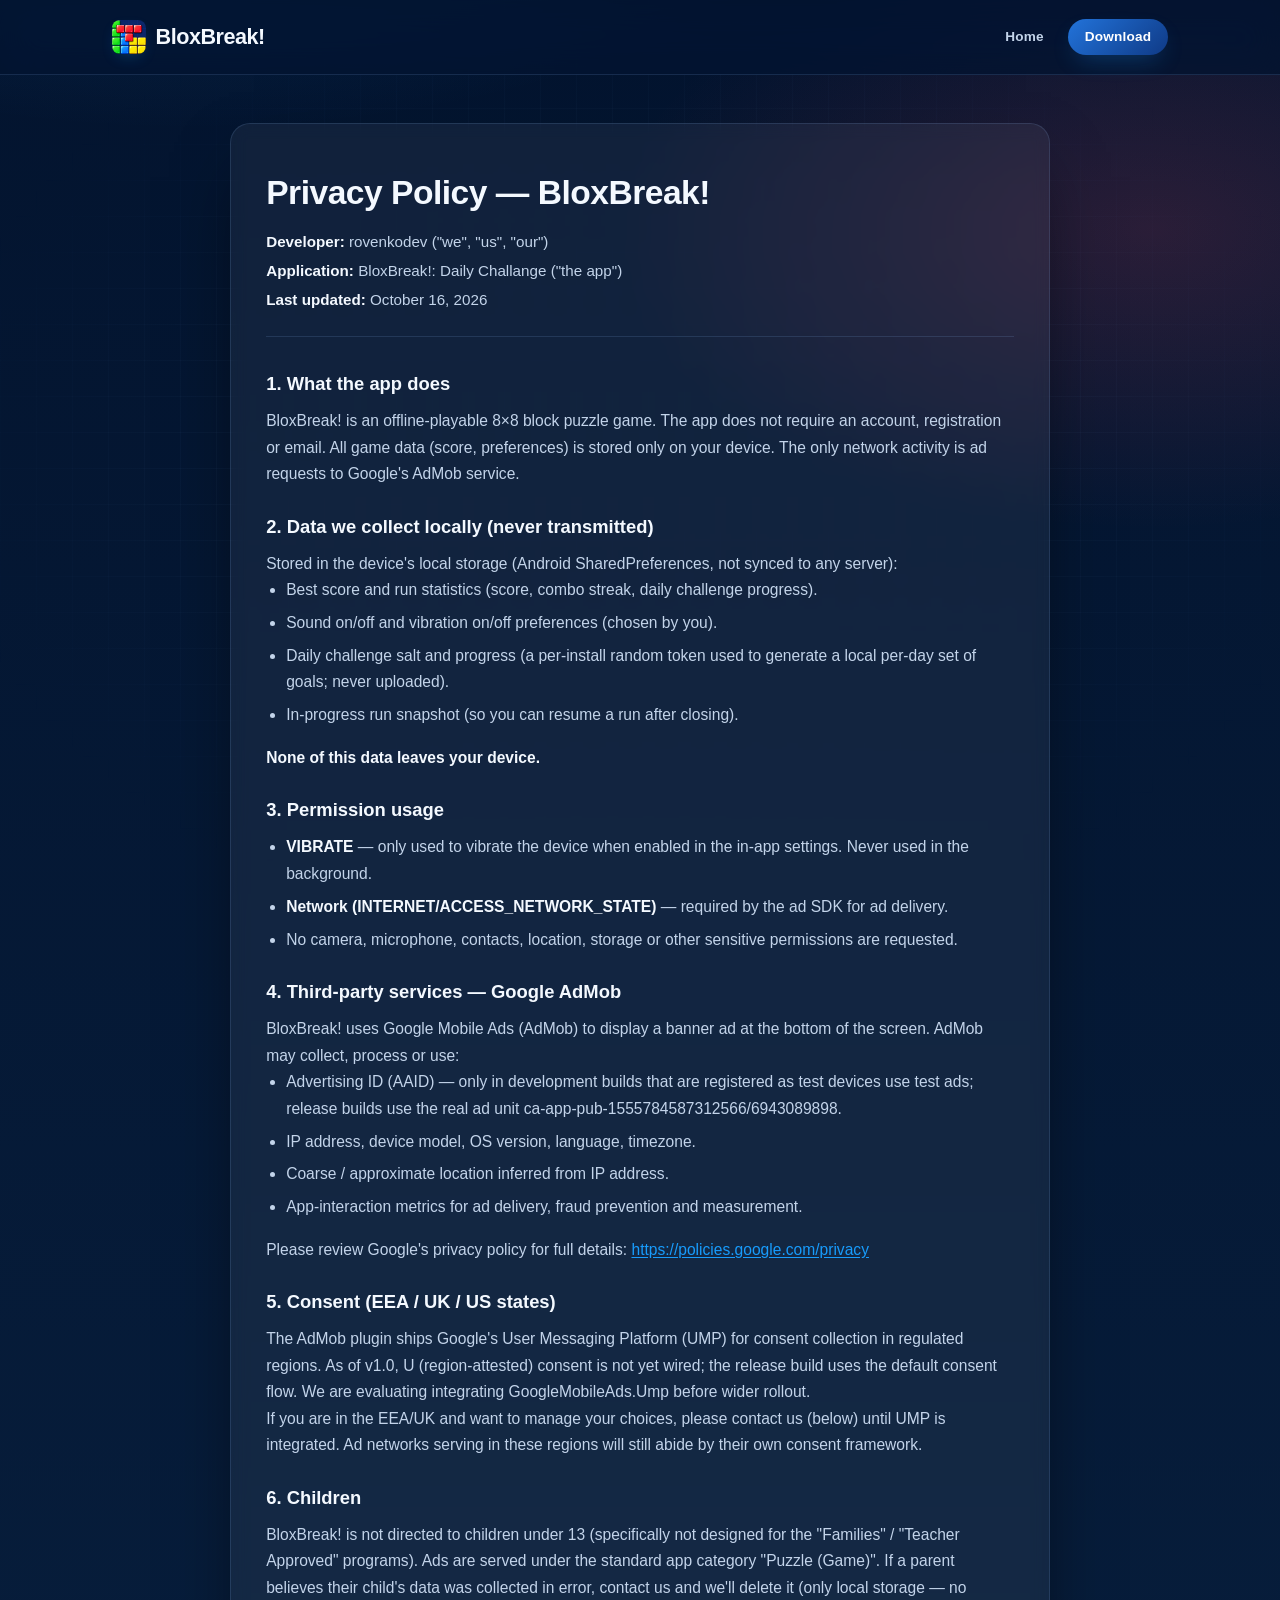
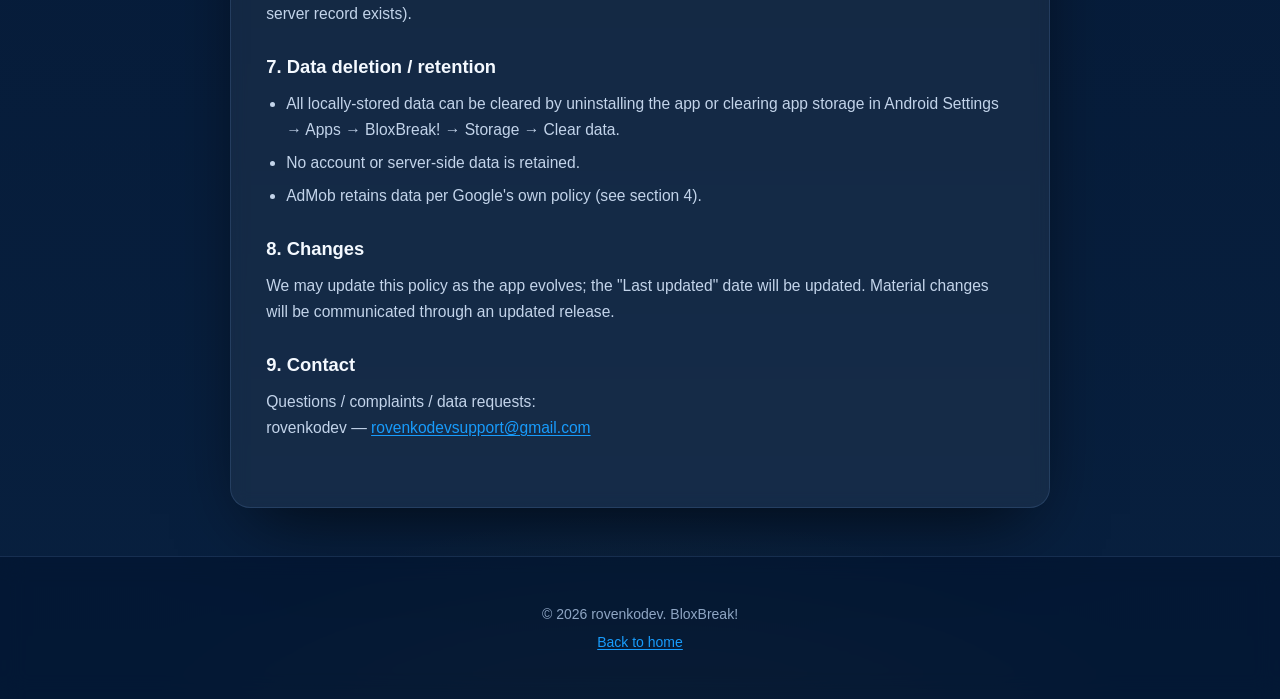
<file: privacypolicy.html>
<!DOCTYPE html>
<html lang="en">
<head>
  <meta charset="UTF-8" />
  <meta name="viewport" content="width=device-width, initial-scale=1.0" />
  <title>Privacy Policy — BloxBreak!</title>
  <meta name="description" content="Privacy policy for BloxBreak!, an offline-playable 8x8 block puzzle game for Android." />
  <link rel="icon" href="assets/img/icon-32.png" sizes="32x32" type="image/png" />
  <link rel="icon" href="assets/img/icon-32.webp" sizes="32x32" type="image/webp" />
  <link rel="apple-touch-icon" href="assets/img/icon-180.png" />
  <link rel="stylesheet" href="assets/css/style.css" />
</head>
<body>
  <header class="site-header">
    <div class="container header-inner">
      <a href="/" class="logo">
        <img class="logo-mark" src="BloxBreak!AppIcon.png" alt="" aria-hidden="true" />
        BloxBreak!
      </a>
      <button class="nav-toggle" id="nav-toggle" aria-label="Toggle menu" aria-expanded="false" type="button">&#9776;</button>
      <nav class="nav" id="site-nav">
        <a href="/">Home</a>
        <a href="#" class="btn-download">Download</a>
      </nav>
    </div>
  </header>

  <main class="container" style="padding: 3rem 1.5rem 1rem;">
    <div class="policy-card container-narrow" style="max-width:var(--container-narrow); margin:0 auto;">
      <header class="policy-header">
        <h1>Privacy Policy — BloxBreak!</h1>
        <p><strong>Developer:</strong> rovenkodev ("we", "us", "our")</p>
        <p><strong>Application:</strong> BloxBreak!: Daily Challange ("the app")</p>
        <p><strong>Last updated:</strong> October 16, 2026</p>
      </header>

      <section>
        <h2>1. What the app does</h2>
        <p>
          BloxBreak! is an offline-playable 8×8 block puzzle game. The app does not require an account,
          registration or email. All game data (score, preferences) is stored only on your device.
          The only network activity is ad requests to Google's AdMob service.
        </p>
      </section>

      <section>
        <h2>2. Data we collect locally (never transmitted)</h2>
        <p>
          Stored in the device's local storage (Android SharedPreferences, not synced to any server):
        </p>
        <ul>
          <li>Best score and run statistics (score, combo streak, daily challenge progress).</li>
          <li>Sound on/off and vibration on/off preferences (chosen by you).</li>
          <li>Daily challenge salt and progress (a per-install random token used to generate a local per-day set of goals; never uploaded).</li>
          <li>In-progress run snapshot (so you can resume a run after closing).</li>
        </ul>
        <p><strong>None of this data leaves your device.</strong></p>
      </section>

      <section>
        <h2>3. Permission usage</h2>
        <ul>
          <li><strong>VIBRATE</strong> — only used to vibrate the device when enabled in the in-app settings. Never used in the background.</li>
          <li><strong>Network (INTERNET/ACCESS_NETWORK_STATE)</strong> — required by the ad SDK for ad delivery.</li>
          <li>No camera, microphone, contacts, location, storage or other sensitive permissions are requested.</li>
        </ul>
      </section>

      <section>
        <h2>4. Third-party services — Google AdMob</h2>
        <p>
          BloxBreak! uses Google Mobile Ads (AdMob) to display a banner ad at the bottom of the screen.
          AdMob may collect, process or use:
        </p>
        <ul>
          <li>Advertising ID (AAID) — only in development builds that are registered as test devices use test ads; release builds use the real ad unit ca-app-pub-1555784587312566/6943089898.</li>
          <li>IP address, device model, OS version, language, timezone.</li>
          <li>Coarse / approximate location inferred from IP address.</li>
          <li>App-interaction metrics for ad delivery, fraud prevention and measurement.</li>
        </ul>
        <p>
          Please review Google's privacy policy for full details:
          <a href="https://policies.google.com/privacy" target="_blank" rel="noopener noreferrer">https://policies.google.com/privacy</a>
        </p>
      </section>

      <section>
        <h2>5. Consent (EEA / UK / US states)</h2>
        <p>
          The AdMob plugin ships Google's User Messaging Platform (UMP) for consent collection in regulated
          regions. As of v1.0, U (region-attested) consent is not yet wired; the release build uses the
          default consent flow. We are evaluating integrating GoogleMobileAds.Ump before wider rollout.
        </p>
        <p>
          If you are in the EEA/UK and want to manage your choices, please contact us (below) until UMP is
          integrated. Ad networks serving in these regions will still abide by their own consent framework.
        </p>
      </section>

      <section>
        <h2>6. Children</h2>
        <p>
          BloxBreak! is not directed to children under 13 (specifically not designed for the "Families" /
          "Teacher Approved" programs). Ads are served under the standard app category "Puzzle (Game)".
          If a parent believes their child's data was collected in error, contact us and we'll delete it
          (only local storage — no server record exists).
        </p>
      </section>

      <section>
        <h2>7. Data deletion / retention</h2>
        <ul>
          <li>All locally-stored data can be cleared by uninstalling the app or clearing app storage in Android Settings → Apps → BloxBreak! → Storage → Clear data.</li>
          <li>No account or server-side data is retained.</li>
          <li>AdMob retains data per Google's own policy (see section 4).</li>
        </ul>
      </section>

      <section>
        <h2>8. Changes</h2>
        <p>
          We may update this policy as the app evolves; the "Last updated" date will be updated.
          Material changes will be communicated through an updated release.
        </p>
      </section>

      <section>
        <h2>9. Contact</h2>
        <p>
          Questions / complaints / data requests:<br />
          rovenkodev — <a href="mailto:rovenkodevsupport@gmail.com">rovenkodevsupport@gmail.com</a>
        </p>
      </section>
    </div>
  </main>

  <footer class="site-footer">
    <div class="container footer-inner">
      <p>&copy; 2026 rovenkodev. BloxBreak!</p>
      <p><a href="/">Back to home</a></p>
    </div>
  </footer>

  <script src="assets/js/script.js"></script>
</body>
</html>
</file>
<file: assets/css/style.css>
/* =========================
   BloxBreak! â€” Colorful Block Theme
   Palette derived from the hero banner artwork so the whole site
   reads as one piece: the same navy ground, the same swoosh
   colours, and the same plastic-block highlights.
   ========================= */
:root {
  /* Navy family, sampled from the hero artwork */
  --bg-0: #03142f;
  --bg-1: #08203f;
  --surface: rgba(255, 255, 255, 0.055);
  --surface-2: rgba(255, 255, 255, 0.09);
  --surface-strong: rgba(255, 255, 255, 0.12);
  --border: rgba(140, 190, 255, 0.14);
  --border-strong: rgba(150, 200, 255, 0.26);

  --text: #f4f9ff;
  --text-2: #c3d4ea;
  --text-3: #8fa6c4;

  /* Swoosh + block colours, straight from the hero artwork */
  --red: #f4485c;
  --green: #24cc48;
  --blue: #189cfc;
  --yellow: #fcd824;
  --purple: #a855f7;
  --orange: #ff9a2e;

  /* Light/dark stops of each plastic block, for the shared gradients */
  --red-l: #ffb0ba;    --red-d: #b81a36;
  --green-l: #b6f8c8;  --green-d: #0f8a42;
  --blue-l: #a5efff;   --blue-d: #0582b4;
  --yellow-l: #ffe98f; --yellow-d: #b07f00;
  --purple-l: #e2b8ff; --purple-d: #6a17b4;
  --orange-l: #ffcf8a; --orange-d: #d95f0a;

  /* Deeper tones for filled surfaces that carry white text */
  --blue-deep: #2273da;
  --blue-deep-2: #0f3a86;
  --blue-rim: #4aa3ff;

  --glow-red: rgba(244, 72, 92, 0.32);
  --glow-green: rgba(36, 204, 72, 0.30);
  --glow-blue: rgba(24, 156, 252, 0.32);
  --glow-yellow: rgba(252, 216, 36, 0.30);
  --glow-purple: rgba(168, 85, 247, 0.30);
  --glow-orange: rgba(255, 154, 46, 0.30);

  --radius: 20px;
  --radius-sm: 12px;
  --radius-pill: 999px;
  --transition: 240ms cubic-bezier(0.2, 0.8, 0.2, 1);
  --shadow: 0 30px 70px -24px rgba(0, 0, 0, 0.7);
  --shadow-sm: 0 10px 28px -8px rgba(0, 0, 0, 0.5);

  --container: 1120px;
  --container-narrow: 820px;
  --header-h: 74px;

  /* Navy sampled from the banner artwork â€” the hero's own ground */
  --hero-navy: #01254a;
}

* { box-sizing: border-box; margin: 0; padding: 0; }
html { scroll-behavior: smooth; scroll-padding-top: var(--header-h); }
body {
  margin: 0;
  font-family: "Inter", -apple-system, BlinkMacSystemFont, "Segoe UI", Roboto, "Helvetica Neue", Arial, sans-serif;
  line-height: 1.6;
  color: var(--text);
  background:
    radial-gradient(1200px 600px at 15% -10%, rgba(24, 156, 252, 0.20), transparent 60%),
    radial-gradient(900px 500px at 90% 10%, rgba(244, 72, 92, 0.16), transparent 60%),
    radial-gradient(1000px 700px at 50% 110%, rgba(252, 216, 36, 0.12), transparent 60%),
    linear-gradient(180deg, var(--bg-0), var(--bg-1));
  min-height: 100vh;
  overflow-x: hidden;
  -webkit-font-smoothing: antialiased;
}

/* subtle pixel grid overlay */
body::before {
  content: "";
  position: fixed;
  inset: 0;
  pointer-events: none;
  z-index: -2;
  background-image:
    linear-gradient(rgba(140, 190, 255, 0.05) 1px, transparent 1px),
    linear-gradient(90deg, rgba(140, 190, 255, 0.05) 1px, transparent 1px);
  background-size: 36px 36px;
  mask-image: radial-gradient(ellipse at center, black 30%, transparent 80%);
  -webkit-mask-image: radial-gradient(ellipse at center, black 30%, transparent 80%);
}

.container {
  width: 100%;
  max-width: var(--container);
  margin: 0 auto;
  padding: 0 1.5rem;
}

.container-narrow {
  max-width: var(--container-narrow);
}

a { color: inherit; text-decoration: none; }
img { display: block; max-width: 100%; height: auto; }

/* Hidden SVG holding shared gradients/filter defs.
   Must not affect layout: it is a replaced inline element, so it still
   creates a line box unless it is taken out of flow. */
.svg-defs {
  position: absolute;
  width: 0;
  height: 0;
  overflow: hidden;
  pointer-events: none;
}

/* ---------- Header ---------- */
.site-header {
  position: sticky;
  top: 0;
  z-index: 100;
  background: rgba(3, 20, 47, 0.78);
  backdrop-filter: blur(18px) saturate(140%);
  -webkit-backdrop-filter: blur(18px) saturate(140%);
  border-bottom: 1px solid var(--border);
}

.header-inner {
  display: flex;
  align-items: center;
  justify-content: space-between;
  padding: 0.9rem 2rem;
  gap: 1rem;
  min-height: var(--header-h);
}

.logo {
  display: inline-flex;
  align-items: center;
  gap: 0.6rem;
  font-size: 1.35rem;
  font-weight: 800;
  letter-spacing: -0.5px;
  color: var(--text);
}
.logo-mark {
  width: 34px;
  height: 34px;
  border-radius: 8px;
  object-fit: cover;
  box-shadow: 0 6px 16px -6px var(--glow-blue);
  flex: 0 0 auto;
}

.nav {
  display: flex;
  gap: 1.5rem;
  align-items: center;

}
.nav a:not(.btn-download) {
  color: var(--text-2);
  font-family: "Inter", -apple-system, BlinkMacSystemFont, "Segoe UI", Roboto, "Helvetica Neue", Arial, sans-serif;
  font-size: 0.85rem;
  font-weight: 800;
  letter-spacing: 0.2px;
  transition: color var(--transition);
}
.nav a:not(.btn-download):hover { color: var(--text); }

/* Mobile menu toggle (hidden on desktop) */
.nav-toggle {
  display: none;
  align-items: center;
  justify-content: center;
  padding: 0.4rem 0.6rem;
  border: none;
  background: transparent;
  color: var(--text);
  font-size: 1.4rem;
  line-height: 1;
  cursor: pointer;
}
/* ---------- Hero ---------- */
.cta-group {
  display: flex;
  gap: 1rem;
  justify-content: center;
  flex-wrap: wrap;
}

/* ---------- Buttons ---------- */
.btn {
  display: inline-flex;
  align-items: center;
  justify-content: center;
  gap: 0.6rem;
  padding: 1rem 1.8rem;
  border-radius: var(--radius-pill);
  font-weight: 700;
  font-size: 1rem;
  text-align: center;
  border: 1px solid transparent;
  cursor: pointer;
  transition: transform var(--transition), box-shadow var(--transition), background var(--transition), border-color var(--transition);
  font-family: inherit;
  position: relative;
  overflow: hidden;
}
.btn:active { transform: scale(0.98); }
.btn::after {
  content: "";
  position: absolute;
  inset: 0;
  background: linear-gradient(120deg, transparent 0%, rgba(255,255,255,0.22) 50%, transparent 100%);
  transform: translateX(-120%);
  transition: transform 600ms ease;
}
.btn:hover::after { transform: translateX(120%); }

.btn-primary {
  /* Brighter face + a bright rim + a strong blue glow, so the button reads
     clearly against the navy hero it sits on. White text stays AA on both
     ends of the gradient (4.63:1 lightest, 10.66:1 darkest). */
  background: linear-gradient(135deg, var(--blue-deep), var(--blue-deep-2));
  border-color: var(--blue-rim);
  color: #fff;
  box-shadow:
    0 14px 34px -8px var(--glow-blue),
    0 0 0 1px var(--blue-rim);
}
.btn-primary:hover {
  transform: translateY(-2px);
  box-shadow:
    0 20px 46px -8px var(--glow-blue),
    0 0 0 2px var(--blue-rim);
}
.btn-secondary {
  /* A translucent light plate with a bright rim: clearly secondary to the
     primary, but unmistakable against the navy. */
  background: rgba(140, 190, 255, 0.14);
  border-color: rgba(160, 210, 255, 0.5);
  color: var(--text);
  box-shadow: 0 10px 26px -12px rgba(0, 0, 0, 0.6);
}
.btn-secondary:hover {
  background: rgba(150, 200, 255, 0.22);
  border-color: rgba(180, 220, 255, 0.7);
  transform: translateY(-2px);
}

/* ---------- Download button (navbar) ---------- */
.nav .btn-download {
  /* Flat 2D button, consistent with the rest of the site */
  display: inline-flex;
  align-items: center;
  justify-content: center;
  gap: 0.4rem;
  padding: 0.45rem 1.05rem;
  font-size: 0.85rem;
  font-weight: 800;
  letter-spacing: 0.2px;
  font-family: "Inter", -apple-system, BlinkMacSystemFont, "Segoe UI", Roboto, "Helvetica Neue", Arial, sans-serif;
  color: #fff;
  text-decoration: none;
  border-radius: var(--radius-pill);
  border: none;
  background: linear-gradient(135deg, var(--blue-deep), var(--blue-deep-2));
  box-shadow:
    0 10px 24px -8px var(--glow-blue);
  transform: translateY(0);
  transition: transform var(--transition), box-shadow var(--transition), filter var(--transition), background var(--transition);
  white-space: nowrap;
  min-width: 0;
  position: relative;
  overflow: hidden;
}
.nav .btn-download:hover {
  filter: brightness(1.08);
  transform: translateY(-2px);
  box-shadow:
    0 16px 34px -8px var(--glow-blue);
}
.nav .btn-download:active {
  transform: scale(0.98);
  box-shadow:
    0 6px 16px -8px var(--glow-blue);
}
@media (max-width: 760px) {
  .nav .btn-download {
    width: 100%;
    max-width: 320px;
    padding: 0.85rem 1.25rem;
    font-size: 0.95rem;
    text-align: center;
  }
}

/* play badge */
.btn .play-icon {
  width: 20px;
  height: 20px;
  border-radius: 4px;
  background: #fff;
  display: inline-grid;
  place-items: center;
  color: #0f172a;
  font-weight: 900;
  font-size: 0.7rem;
}

/* ---------- Section heads ---------- */
.section {
  padding: 5rem 0;
  scroll-margin-top: var(--header-h);
}
.section-head {
  text-align: center;
  margin-bottom: 3rem;
}
.section-head h2 {
  font-size: clamp(1.9rem, 4vw, 2.6rem);
  font-weight: 800;
  letter-spacing: -1px;
  margin: 0 0 0.75rem;
}
.section-head p {
  color: var(--text-3);
  max-width: 620px;
  margin: 0 auto;
  font-size: 1.05rem;
}

/* ---------- Pieces grid ---------- */
.piece-grid {
  display: grid;
  grid-template-columns: repeat(auto-fit, minmax(230px, 1fr));
  gap: 1.25rem;
}
.piece-card {
  background: var(--surface);
  border: 1px solid var(--border);
  border-radius: var(--radius);
  padding: 1.6rem 1.4rem 1.4rem;
  text-align: center;
  backdrop-filter: blur(8px);
  transition: transform var(--transition), border-color var(--transition), background var(--transition);
  opacity: 0;
  transform: translateY(16px);
}
.piece-card.is-visible {
  opacity: 1;
  transform: none;
  transition: opacity 600ms ease, transform 600ms ease, border-color var(--transition), background var(--transition);
}
.piece-card:hover {
  transform: translateY(-6px);
  border-color: var(--border-strong);
  background: var(--surface-2);
}
.piece-art {
  height: 110px;
  display: grid;
  place-items: center;
  margin-bottom: 1rem;
}
.piece {
  width: auto;
  height: auto;
  max-width: 96px;
  max-height: 96px;
  filter: drop-shadow(0 10px 18px rgba(0, 0, 0, 0.5));
}

/* Showcase pieces use the same gradient faces as the hero blocks */
.piece rect {
  fill: currentColor;
  stroke: rgba(0, 0, 0, 0.4);
  stroke-width: 2px;
  stroke-linejoin: round;
}
.piece-red rect { fill: url(#p-red); }
.piece-green rect { fill: url(#p-green); }
.piece-blue rect { fill: url(#p-blue); }
.piece-yellow rect { fill: url(#p-yellow); }
.piece-purple rect { fill: url(#p-purple); }
.piece-orange rect { fill: url(#p-orange); }

/* Specular bevel, matching the lit-plastic look of the hero artwork */
.piece-art svg.piece {
  filter: url(#p-plastic) drop-shadow(0 10px 18px rgba(0, 0, 0, 0.5));
}

.piece-red { color: var(--red); }
.piece-green { color: var(--green); }
.piece-blue { color: var(--blue); }
.piece-yellow { color: var(--yellow); }
.piece-purple { color: var(--purple); }
.piece-orange { color: var(--orange); }

.piece-card h3 {
  font-size: 1.1rem;
  font-weight: 700;
  margin: 0 0 0.35rem;
}
.piece-card p {
  color: var(--text-3);
  font-size: 0.92rem;
  margin: 0;
}

/* ---------- Features ---------- */
.feature-grid {
  display: grid;
  grid-template-columns: repeat(auto-fit, minmax(240px, 1fr));
  gap: 1rem;
}
.feature-card {
  background: var(--surface);
  border: 1px solid var(--border);
  border-radius: var(--radius);
  padding: 1.4rem 1.3rem;
  transition: transform var(--transition), border-color var(--transition), background var(--transition);
  opacity: 0;
  transform: translateY(16px);
}
.feature-card.is-visible {
  opacity: 1;
  transform: none;
  transition: opacity 600ms ease, transform 600ms ease;
}
.feature-card:hover {
  transform: translateY(-4px);
  border-color: var(--border-strong);
  background: var(--surface-2);
}
.feature-card .feature-icon {
  width: 40px;
  height: 40px;
  border-radius: 10px;
  display: grid;
  place-items: center;
  margin-bottom: 0.9rem;
  background: var(--surface-2);
  border: 1px solid var(--border);
}
.feature-card .feature-icon .mini-piece {
  width: 22px;
  height: 22px;
  border-radius: 4px;
  background: currentColor;
  box-shadow:
    inset 0 2px 0 rgba(255, 255, 255, 0.4),
    inset 0 -2px 0 rgba(0, 0, 0, 0.28);
}
.feature-card h3 {
  font-size: 1.05rem;
  font-weight: 700;
  margin: 0 0 0.4rem;
}
.feature-card p {
  color: var(--text-3);
  font-size: 0.92rem;
  margin: 0;
  line-height: 1.6;
}

/* colored icon variants */
.icon-red { color: var(--red); }
.icon-green { color: var(--green); }
.icon-blue { color: var(--blue); }
.icon-yellow { color: var(--yellow); }
.icon-purple { color: var(--purple); }
.icon-orange { color: var(--orange); }

/* ---------- Steps ---------- */
.steps {
  display: grid;
  grid-template-columns: repeat(auto-fit, minmax(220px, 1fr));
  gap: 1rem;
  counter-reset: step;
}
.step-card {
  background: var(--surface);
  border: 1px solid var(--border);
  border-radius: var(--radius);
  padding: 1.5rem 1.3rem;
  position: relative;
  opacity: 0;
  transform: translateY(16px);
}
.step-card.is-visible {
  opacity: 1;
  transform: none;
  transition: opacity 600ms ease, transform 600ms ease;
}
.step-card .step-num {
  font-size: 0.8rem;
  font-weight: 800;
  color: var(--text-3);
  letter-spacing: 1px;
  margin-bottom: 0.6rem;
  background: linear-gradient(135deg, var(--blue), #c084fc);
  -webkit-background-clip: text;
  background-clip: text;
  color: transparent;
  width: fit-content;
}
.step-card h3 {
  font-size: 1.05rem;
  font-weight: 700;
  margin: 0 0 0.4rem;
}
.step-card p {
  color: var(--text-3);
  font-size: 0.92rem;
  margin: 0;
}

/* ---------- Privacy card ---------- */
.policy-card {
  background: var(--surface);
  border: 1px solid var(--border);
  border-radius: var(--radius);
  padding: 2.6rem 2.2rem;
  box-shadow: var(--shadow);
  backdrop-filter: blur(8px);
  margin-bottom: 2rem;
}
.policy-card header.policy-header {
  margin-bottom: 2rem;
  border-bottom: 1px solid var(--border);
  padding-bottom: 1.25rem;
}
.policy-card h1 {
  font-size: clamp(1.7rem, 3.5vw, 2.1rem);
  font-weight: 800;
  margin: 0 0 0.6rem;
  letter-spacing: -0.5px;
}
.policy-card header.policy-header p {
  margin: 0.2rem 0;
  color: var(--text-2);
  font-size: 0.95rem;
}
.policy-card section { margin-bottom: 1.5rem; }
.policy-card h2 {
  font-size: 1.15rem;
  font-weight: 700;
  margin: 0 0 0.6rem;
  color: var(--text);
}
.policy-card p, .policy-card li {
  color: var(--text-2);
  font-size: 0.975rem;
  line-height: 1.7;
}
.policy-card ul {
  padding-left: 1.25rem;
  margin: 0 0 1rem;
}
.policy-card li { margin-bottom: 0.4rem; }
.policy-card strong { color: var(--text); }
.policy-card a {
  color: var(--blue);
  text-decoration: underline;
  text-underline-offset: 2px;
}
.policy-card a:hover { color: var(--yellow); }

/* ---------- Footer ---------- */
.site-footer {
  border-top: 1px solid var(--border);
  background: rgba(3, 20, 47, 0.66);
  backdrop-filter: blur(12px);
  padding: 2.5rem 0;
  margin-top: 2rem;
}
.footer-inner {
  text-align: center;
  color: var(--text-3);
  font-size: 0.875rem;
}
.footer-inner p { margin: 0.35rem 0; }
.footer-inner a {
  color: var(--blue);
  text-decoration: underline;
  text-underline-offset: 2px;
}
.footer-inner a:hover { color: var(--yellow); }

/* ---------- Responsive ---------- */


/* ---------- Wide Tablet/Intermediate (1120px - 1025px) ---------- */
@media (max-width: 1120px) {
  .header-inner {
    padding: 0.9rem 1.25rem;
    gap: 0.75rem;           /* reduced from 1rem */
  }
  .nav {
    gap: 1.25rem;           /* reduced from 1.5rem */
  }
}

/* ---------- Intermediate (1080px - 1121px) ---------- */
@media (max-width: 1080px) {
  .header-inner {
    padding: 0.9rem 1rem;
    gap: 0.5rem;
  }
  .nav {
    gap: 1rem;
  }
}

@media (max-width: 760px) {
  .section { padding: 3.5rem 0; }
  .policy-card { padding: 1.6rem 1.2rem; }

  /* Performance: reduce paint/compositing cost on mobile */
  body::before { display: none; }
  .site-header,
  .site-footer,
  .piece-card,
  .feature-card,
  .step-card,
  .policy-card {
    backdrop-filter: none;
    -webkit-backdrop-filter: none;
  }
  .site-header { background: rgba(3, 20, 47, 0.96); }
}
@media (max-width: 480px) {
  .nav { gap: 1rem; }
}

/* respect reduced motion */
@media (prefers-reduced-motion: reduce) {
  *, *::before, *::after {
    animation-duration: 0.001ms !important;
    transition-duration: 0.001ms !important;
  }
  .piece-card, .feature-card, .step-card { opacity: 1; transform: none; }
}

/* ---------- Mobile navbar ---------- */
@media (max-width: 760px) {
  .header-inner {
    flex-wrap: wrap;
    align-items: center;
    padding: 0.9rem 1.25rem;
    gap: 0.75rem;
  }
  .logo { flex: 1 1 auto; }
  .nav-toggle {
    display: inline-flex;
    position: relative;
    z-index: 301;
  }
  .nav {
    display: none;
    position: fixed;
    inset: 0;
    width: 100%;
    height: 100vh;
    height: 100dvh;
    flex-direction: column;
    align-items: center;
    justify-content: center;
    gap: 0.75rem;
    margin: 0;
    padding: 2rem 1.5rem;
    background: var(--bg-0);
    border: none;
    border-bottom: none;
    backdrop-filter: none;
    -webkit-backdrop-filter: none;
    z-index: 300;
    overflow-y: auto;
  }
  .container { padding-inline: 1rem; }
  .nav.is-open { display: flex; }
  .nav a:not(.btn-download) {
    display: block;
    width: 100%;
    max-width: 320px;
    text-align: center;
    padding: 1rem 1.25rem;
    font-size: 1.25rem;
    font-weight: 800;
    letter-spacing: 0.2px;
    background: transparent;
    border: none;
    border-radius: 0;
  }
  .nav a:not(.btn-download):hover { color: var(--text); background: var(--surface-2); }
}
/* ---------- Tablet/Intermediate ---------- */
@media (max-width: 1024px) {
  .container {
    padding: 0 1rem;
  }
  .header-inner {
    flex-wrap: wrap;
    padding: 0.9rem 1rem;
    gap: 0.5rem;
    align-items: center;
    justify-content: space-between;
.header-inner .logo {
    min-width: 0;
  }
  }
  .nav {
    gap: 1rem;
  }
  .nav a:not(.btn-download) {
    min-width: 0;
  }
}
/* Prevent background scroll when menu open */
body.nav-open { overflow: hidden; }

/* =========================
   Hero - glossy banner artwork
   Hand-authored vector art (swooshes + 3D blocks) with the
   wordmark layered on top, art-directed per breakpoint.
   The CTA row sits on the artwork's own navy so it reads as
   part of the hero rather than a separate block below it.
   ========================= */

.hero {
  position: relative;
  display: flex;
  flex-direction: column;
  align-items: stretch;
  min-height: 0;
  margin: 0;
  padding: 0;
  text-align: center;
  background: var(--hero-navy);
  overflow: hidden;
}

/* Visually hidden, but available to screen readers */
.sr-only {
  position: absolute;
  width: 1px;
  height: 1px;
  padding: 0;
  margin: -1px;
  overflow: hidden;
  clip: rect(0, 0, 0, 0);
  white-space: nowrap;
  border: 0;
}

/* Artwork band ------------------------------------------------------ */
.hero-art-wrap {
  position: relative;
  display: block;
  width: 100%;
  overflow: hidden;
}

/* The vector backdrop: swooshes + glossy 3D blocks (inlined SVG) */
.hero-svg {
  display: block;
  width: 100%;
  height: auto;
}

/* Only one art direction is shown at a time */
.hero-svg--mobile { display: none; }
@media (max-width: 700px) {
  .hero-svg--desktop { display: none; }
  .hero-svg--mobile { display: block; }
}

/* Merged 3D blocks: each is one solid path, no cell seams */
.b-side { fill: #04101f; opacity: 0.9; }
.b-gloss { fill: url(#d-gloss-fill); }
.b-rim { fill: url(#d-rim-fill); }

.hero-svg--mobile .b-gloss { fill: url(#m-gloss-fill); }
.hero-svg--mobile .b-rim { fill: url(#m-rim-fill); }

/* Pointer parallax: script.js sets --px/--py (translate), --rot and --sc.
   The transform is in SVG user units, so the values are scaled by the script
   to keep the effect identical on phone and desktop. */
.hero-block {
  transform: translate(var(--px, 0px), var(--py, 0px)) rotate(var(--rot, 0deg)) scale(var(--sc, 1));
  transform-box: fill-box;
  transform-origin: center;
  transition: transform 260ms cubic-bezier(0.2, 0.8, 0.2, 1);
  will-change: transform;
}

/* Cursor spotlight over the hero art */
.hero-art-wrap::after {
  content: "";
  position: absolute;
  inset: 0;
  pointer-events: none;
  z-index: 1;
  background: radial-gradient(
    340px circle at var(--mx, 50%) var(--my, 50%),
    rgba(120, 200, 255, 0.16),
    transparent 70%
  );
  opacity: 0;
  transition: opacity 300ms ease;
}
.hero-art-wrap.is-lit::after { opacity: 1; }

/* The wordmark, centred over the backdrop */
.hero-heading {
  position: absolute;
  inset: 0;
  margin: 0;
  padding: 0;
  z-index: 2;
  pointer-events: none;
}

.hero-wordmark {
  position: absolute;
  top: 42%;
  left: 50%;
  transform: translate(-50%, -50%);
  display: block;
  width: 54%;
  height: auto;
  filter: drop-shadow(0 18px 34px rgba(0, 0, 0, 0.55));
}

/* CTA row, sitting on the artwork's own navy shelf */
.hero-cta {
  position: absolute;
  left: 50%;
  bottom: 13.5%;
  transform: translateX(-50%);
  z-index: 2;
  display: flex;
  gap: 1rem;
  justify-content: center;
  flex-wrap: wrap;
  width: max-content;
  max-width: 90%;
}

/* Mouse parallax (driven by script.js) - fine-pointer devices only.
   The slight bleed keeps the offset from exposing an edge. */
@media (hover: hover) and (pointer: fine) {
  .hero-art {
    width: calc(100% + 32px);
    margin-left: -16px;
    transition: transform 240ms cubic-bezier(0.2, 0.8, 0.2, 1);
    will-change: transform;
  }
}

/* ---------- Hero responsive ---------- */
@media (max-width: 900px) {
  .hero-wordmark { width: 58%; }
}
@media (max-width: 700px) {
  /* Portrait layout: logo in the upper third, buttons in the lower third,
     with clean navy between them. */
  .hero-wordmark { top: 29%; width: 72%; }
  .hero-cta { bottom: 15%; gap: 0.6rem; }
  .hero-cta .btn { padding: 0.7rem 1.1rem; font-size: 0.9rem; }
}
@media (max-width: 480px) {
  .hero-cta { flex-direction: column; width: auto; max-width: 86%; }
  .hero-cta .btn {
    width: 100%;
    text-align: center;
    padding: 0.8rem 0.9rem;
    font-size: 0.88rem;
    white-space: nowrap;
  }
}
</file>
